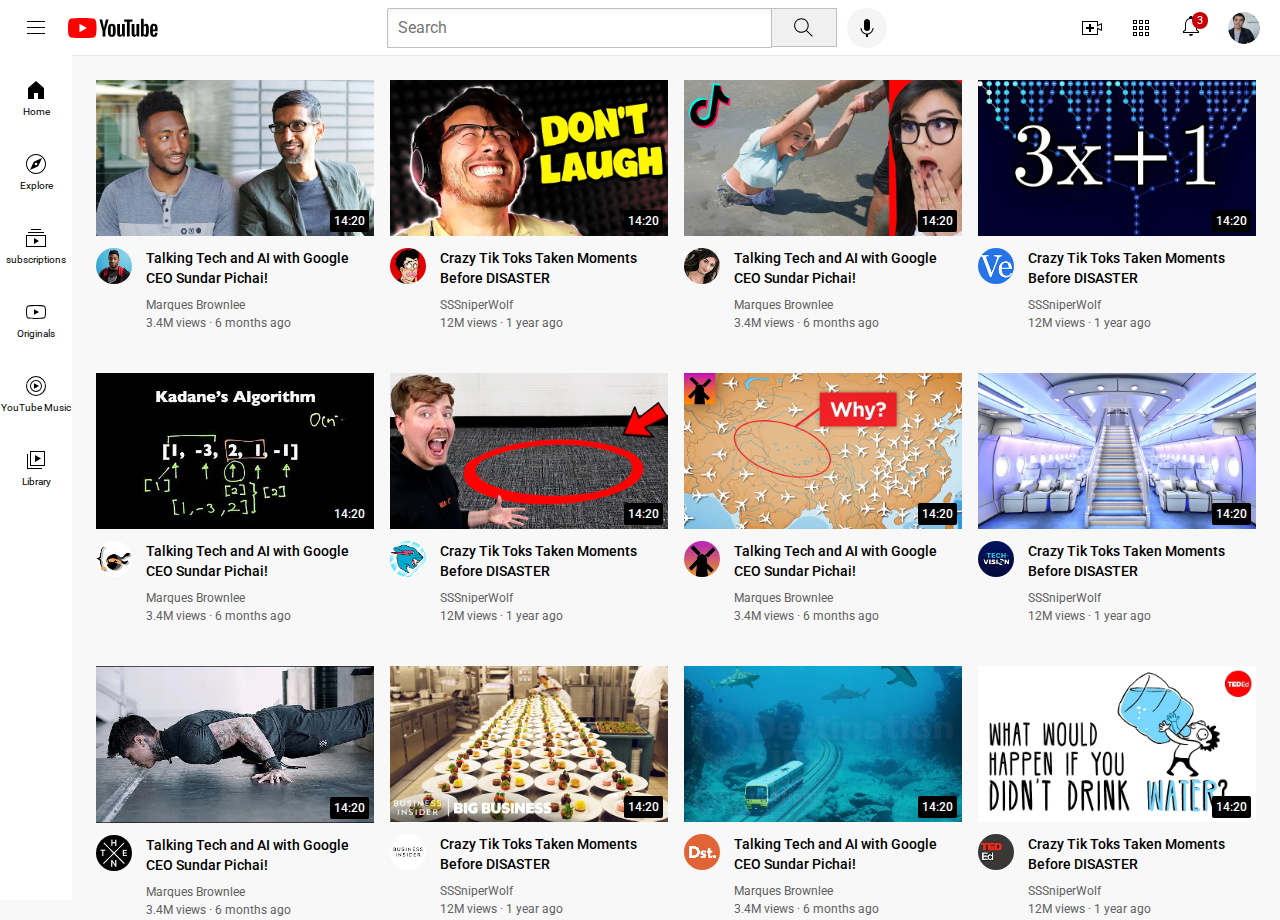
<file: index.html>
<!DOCTYPE html>
<html>
  <head>
    <link rel="preconnect" href="https://fonts.googleapis.com">
<link rel="preconnect" href="https://fonts.gstatic.com" crossorigin>
<link href="https://fonts.googleapis.com/css2?family=Roboto:wght@400;500;700&display=swap" rel="stylesheet">
    <title>Youtube.com</title>
<link rel="stylesheet" href="styles/general.css">
<link rel="stylesheet" href="styles/header.css">
<link rel="stylesheet" href="styles/video.css">
<link rel="stylesheet" href="styles/sidebar.css">

  </head>
  <body> 

    <header class="header">
      <div class="left-section">
        <img class="hamburger-menu" src="icons/hamburger-menu.svg">
        <img class="youtube-logo" src="icons/youtube-logo.svg">
      </div>
      <div class="middle-section">
        <input class="search"type="text" placeholder="Search">
        <button class="search-button">
          <img class="search-icon" src="icons/search.svg">
          <div class="tooltip">Search</div>
        </button>
        <!-- put position absolute inside psoition relative -->
        <button class="voice-search-button">
          <img class="voice-search-icon" src="icons/voice-search-icon.svg">
          <div class="tooltip">Search with your voice</div>
        </button>
      </div>
      <div class="right-section">
        <div class="upload-icon-container">
          <img class="upload-icon" src="icons/upload.svg">
          <div class="tooltip">Creat</div>
        </div>
        <div class="youtube-apps-icon-container">
          <img class="youtube-apps-icon" src="icons/youtube-apps.svg">
          <div class="tooltip">YouTube Apps</div>
        </div>
        <div class="notifications-icon-container">
          <img class="notifications-icon" src="icons/notifications.svg">
          <div class="notifications-count">3</div>
        </div>
        <img class="current-user-picture" src="profile/my-channel.jpeg">
      </div>
      
    </header>

    <nav class="sidebar">
      <div class="sidebar-link">
        <img src="icons/home.svg">
        <div>Home</div>
      </div>
      <div class="sidebar-link">
        <img src="icons/explore.svg">
        <div>Explore</div>
      </div>
      <div class="sidebar-link">
        <img src="icons/subscriptions.svg">
        <div>subscriptions</div>
      </div>
      <div class="sidebar-link">
        <img src="icons/originals.svg">
        <div>Originals</div>
      </div>
      <div class="sidebar-link">
        <img src="icons/youtube-music.svg">
        <div>YouTube Music</div>
      </div>
      <div class="sidebar-link">
        <img src="icons/library.svg">
        <div>Library</div>
      </div>
    </nav>

    <main>
      <section class="vedio-grid">
        <div class="vedio-preview">
          <div class="thumbnail-row">
            <img class="thumbnail" src="thumbnails/thumbnail-1.webp">
            <div class="vedio-time">14:20</div>
          </div>
          
          <div class="vedio-info-grid">
            <div class="channel-picture">
              <img class="profile-picture" src="profile/channel-1.jpeg">
            </div>
            <div class="vedio-info">
              <div>
                <p class="vedio-title">Talking Tech and AI with Google CEO Sundar Pichai!</p>
              </div>
              <div>
                <p class="auther-name">Marques Brownlee</p>
              </div>
              <div>
                <p class="vedio-stats">3.4M views &#183; 6 months ago</p>
              </div>
          
            </div>
          </div>
        </div>
    
    
        <div class="vedio-preview">
          <div class="thumbnail-row">
            <img class="thumbnail" src="thumbnails/thumbnail-2.webp">
            <div class="vedio-time">14:20</div>
          </div>
          
          <div class="vedio-info-grid">
            <div class="channel-picture">
              <img class="profile-picture" src="profile/channel-2.jpeg">
            </div>
            <div class="vedio-info">
              <div>
                <p class="vedio-title">Crazy Tik Toks Taken Moments Before DISASTER</p>
              </div>
              <div>
                <p class="auther-name">SSSniperWolf</p>
              </div>
              <div>
                <p class="vedio-stats">12M views &#183; 1 year ago</p>
              </div>
          
            </div>
          </div>
        </div>
    
    
        <div class="vedio-preview">
          <div class="thumbnail-row">
            <img class="thumbnail" src="thumbnails/thumbnail-3.webp">
            <div class="vedio-time">14:20</div>
          </div>
          
          <div class="vedio-info-grid">
            <div class="channel-picture">
              <img class="profile-picture" src="profile/channel-3.jpeg">
            </div>
            <div class="vedio-info">
              <div>
                <p class="vedio-title">Talking Tech and AI with Google CEO Sundar Pichai!</p>
              </div>
              <div>
                <p class="auther-name">Marques Brownlee</p>
              </div>
              <div>
                <p class="vedio-stats">3.4M views &#183; 6 months ago</p>
              </div>
          
            </div>
          </div>
        </div>
    
    
        <div class="vedio-preview">
          <div class="thumbnail-row">
            <img class="thumbnail" src="thumbnails/thumbnail-4.webp">
            <div class="vedio-time">14:20</div>
          </div>
          
          <div class="vedio-info-grid">
            <div class="channel-picture">
              <img class="profile-picture" src="profile/channel-4.jpeg">
            </div>
            <div class="vedio-info">
              <div>
                <p class="vedio-title">Crazy Tik Toks Taken Moments Before DISASTER</p>
              </div>
              <div>
                <p class="auther-name">SSSniperWolf</p>
              </div>
              <div>
                <p class="vedio-stats">12M views &#183; 1 year ago</p>
              </div>
          
            </div>
          </div>
        </div>
    
    
        <div class="vedio-preview">
          <div class="thumbnail-row">
            <img class="thumbnail" src="thumbnails/thumbnail-5.webp">
            <div class="vedio-time">14:20</div>
          </div>
          
          <div class="vedio-info-grid">
            <div class="channel-picture">
              <img class="profile-picture" src="profile/channel-5.jpeg">
            </div>
            <div class="vedio-info">
              <div>
                <p class="vedio-title">Talking Tech and AI with Google CEO Sundar Pichai!</p>
              </div>
              <div>
                <p class="auther-name">Marques Brownlee</p>
              </div>
              <div>
                <p class="vedio-stats">3.4M views &#183; 6 months ago</p>
              </div>
          
            </div>
          </div>
        </div>
    
    
        <div class="vedio-preview">
          <div class="thumbnail-row">
            <img class="thumbnail" src="thumbnails/thumbnail-6.webp">
            <div class="vedio-time">14:20</div>
          </div>
          
          <div class="vedio-info-grid">
            <div class="channel-picture">
              <img class="profile-picture" src="profile/channel-6.jpeg">
            </div>
            <div class="vedio-info">
              <div>
                <p class="vedio-title">Crazy Tik Toks Taken Moments Before DISASTER</p>
              </div>
              <div>
                <p class="auther-name">SSSniperWolf</p>
              </div>
              <div>
                <p class="vedio-stats">12M views &#183; 1 year ago</p>
              </div>
          
            </div>
          </div>
        </div>
    
    
        <div class="vedio-preview">
          <div class="thumbnail-row">
            <img class="thumbnail" src="thumbnails/thumbnail-7.webp">
            <div class="vedio-time">14:20</div>
          </div>
          
          <div class="vedio-info-grid">
            <div class="channel-picture">
              <img class="profile-picture" src="profile/channel-7.jpeg">
            </div>
            <div class="vedio-info">
              <div>
                <p class="vedio-title">Talking Tech and AI with Google CEO Sundar Pichai!</p>
              </div>
              <div>
                <p class="auther-name">Marques Brownlee</p>
              </div>
              <div>
                <p class="vedio-stats">3.4M views &#183; 6 months ago</p>
              </div>
          
            </div>
          </div>
        </div>
    
    
        <div class="vedio-preview">
          <div class="thumbnail-row">
            <img class="thumbnail" src="thumbnails/thumbnail-8.webp">
            <div class="vedio-time">14:20</div>
          </div>
          
          <div class="vedio-info-grid">
            <div class="channel-picture">
              <img class="profile-picture" src="profile/channel-8.jpeg">
            </div>
            <div class="vedio-info">
              <div>
                <p class="vedio-title">Crazy Tik Toks Taken Moments Before DISASTER</p>
              </div>
              <div>
                <p class="auther-name">SSSniperWolf</p>
              </div>
              <div>
                <p class="vedio-stats">12M views &#183; 1 year ago</p>
              </div>
          
            </div>
          </div>
        </div>
  
  
        <div class="vedio-preview">
          <div class="thumbnail-row">
            <img class="thumbnail" src="thumbnails/thumbnail-9.webp">
            <div class="vedio-time">14:20</div>
          </div>
          
          <div class="vedio-info-grid">
            <div class="channel-picture">
              <img class="profile-picture" src="profile/channel-9.jpeg">
            </div>
            <div class="vedio-info">
              <div>
                <p class="vedio-title">Talking Tech and AI with Google CEO Sundar Pichai!</p>
              </div>
              <div>
                <p class="auther-name">Marques Brownlee</p>
              </div>
              <div>
                <p class="vedio-stats">3.4M views &#183; 6 months ago</p>
              </div>
          
            </div>
          </div>
        </div>
    
    
        <div class="vedio-preview">
          <div class="thumbnail-row">
            <img class="thumbnail" src="thumbnails/thumbnail-10.webp">
            <div class="vedio-time">14:20</div>
          </div>
          
          <div class="vedio-info-grid">
            <div class="channel-picture">
              <img class="profile-picture" src="profile/channel-10.jpeg">
            </div>
            <div class="vedio-info">
              <div>
                <p class="vedio-title">Crazy Tik Toks Taken Moments Before DISASTER</p>
              </div>
              <div>
                <p class="auther-name">SSSniperWolf</p>
              </div>
              <div>
                <p class="vedio-stats">12M views &#183; 1 year ago</p>
              </div>
          
            </div>
          </div>
        </div>
  
  
        <div class="vedio-preview">
          <div class="thumbnail-row">
            <img class="thumbnail" src="thumbnails/thumbnail-11.webp">
            <div class="vedio-time">14:20</div>
          </div>
          
          <div class="vedio-info-grid">
            <div class="channel-picture">
              <img class="profile-picture" src="profile/channel-11.jpeg">
            </div>
            <div class="vedio-info">
              <div>
                <p class="vedio-title">Talking Tech and AI with Google CEO Sundar Pichai!</p>
              </div>
              <div>
                <p class="auther-name">Marques Brownlee</p>
              </div>
              <div>
                <p class="vedio-stats">3.4M views &#183; 6 months ago</p>
              </div>
          
            </div>
          </div>
        </div>
    
    
        <div class="vedio-preview">
          <div class="thumbnail-row">
            <img class="thumbnail" src="thumbnails/thumbnail-12.webp">
            <div class="vedio-time">14:20</div>
          </div>
          
          <div class="vedio-info-grid">
            <div class="channel-picture">
              <img class="profile-picture" src="profile/channel-12.jpeg">
            </div>
            <div class="vedio-info">
              <div>
                <p class="vedio-title">Crazy Tik Toks Taken Moments Before DISASTER</p>
              </div>
              <div>
                <p class="auther-name">SSSniperWolf</p>
              </div>
              <div>
                <p class="vedio-stats">12M views &#183; 1 year ago</p>
              </div>
          
            </div>
          </div>
        </div>
  
      </section>
    </main>
    </body>
</html>
</file>
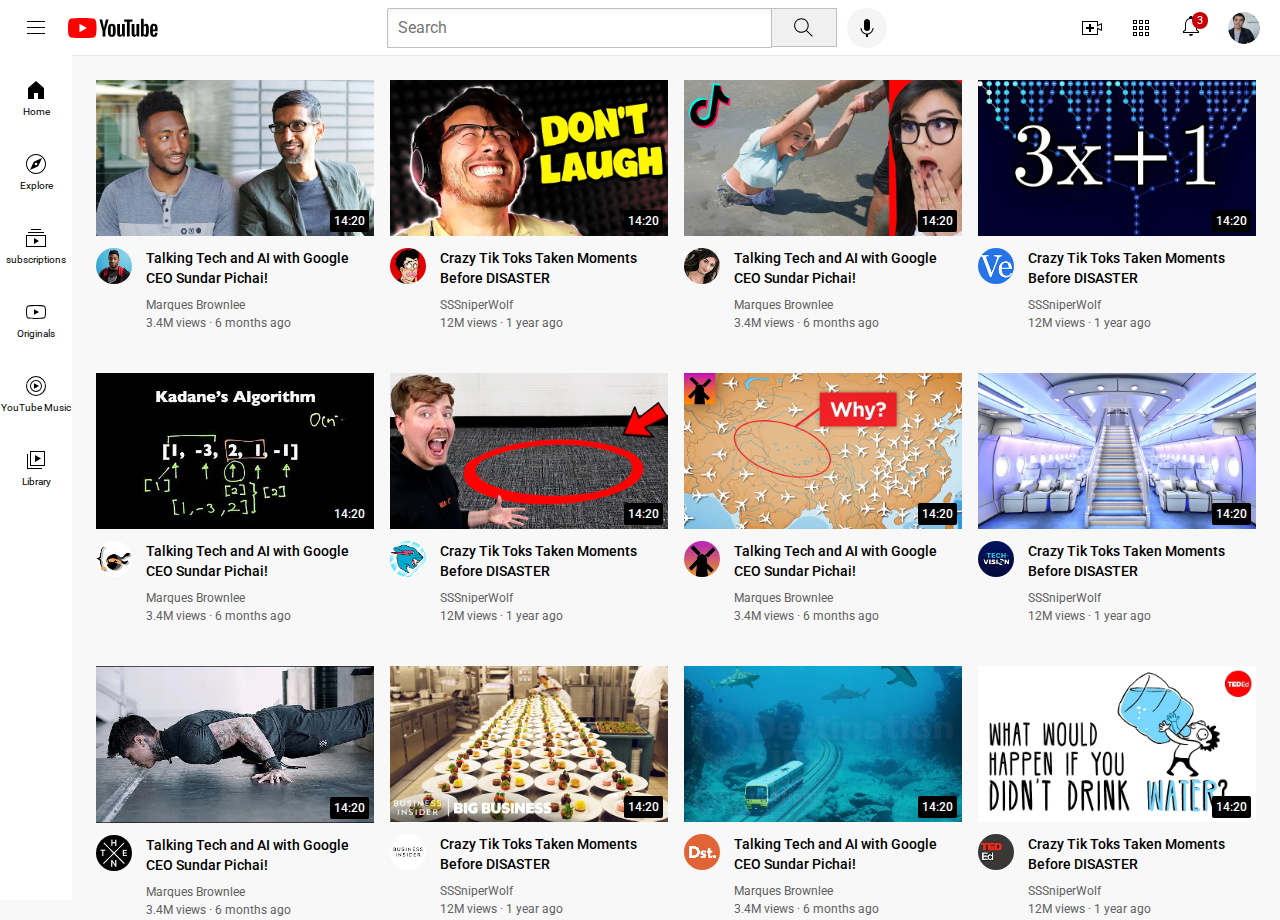
<file: youtube.html>
<!DOCTYPE html>
<html>
  <head>
    <link rel="preconnect" href="https://fonts.googleapis.com">
<link rel="preconnect" href="https://fonts.gstatic.com" crossorigin>
<link href="https://fonts.googleapis.com/css2?family=Roboto:wght@400;500;700&display=swap" rel="stylesheet">
    <title>Youtube.com</title>
<link rel="stylesheet" href="styles/general.css">
<link rel="stylesheet" href="styles/header.css">
<link rel="stylesheet" href="styles/video.css">
<link rel="stylesheet" href="styles/sidebar.css">

  </head>
  <body> 

    <header class="header">
      <div class="left-section">
        <img class="hamburger-menu" src="icons/hamburger-menu.svg">
        <img class="youtube-logo" src="icons/youtube-logo.svg">
      </div>
      <div class="middle-section">
        <input class="search"type="text" placeholder="Search">
        <button class="search-button">
          <img class="search-icon" src="icons/search.svg">
          <div class="tooltip">Search</div>
        </button>
        <!-- put position absolute inside psoition relative -->
        <button class="voice-search-button">
          <img class="voice-search-icon" src="icons/voice-search-icon.svg">
          <div class="tooltip">Search with your voice</div>
        </button>
      </div>
      <div class="right-section">
        <div class="upload-icon-container">
          <img class="upload-icon" src="icons/upload.svg">
          <div class="tooltip">Creat</div>
        </div>
        <div class="youtube-apps-icon-container">
          <img class="youtube-apps-icon" src="icons/youtube-apps.svg">
          <div class="tooltip">YouTube Apps</div>
        </div>
        <div class="notifications-icon-container">
          <img class="notifications-icon" src="icons/notifications.svg">
          <div class="notifications-count">3</div>
        </div>
        <img class="current-user-picture" src="profile/my-channel.jpeg">
      </div>
      
    </header>

    <nav class="sidebar">
      <div class="sidebar-link">
        <img src="icons/home.svg">
        <div>Home</div>
      </div>
      <div class="sidebar-link">
        <img src="icons/explore.svg">
        <div>Explore</div>
      </div>
      <div class="sidebar-link">
        <img src="icons/subscriptions.svg">
        <div>subscriptions</div>
      </div>
      <div class="sidebar-link">
        <img src="icons/originals.svg">
        <div>Originals</div>
      </div>
      <div class="sidebar-link">
        <img src="icons/youtube-music.svg">
        <div>YouTube Music</div>
      </div>
      <div class="sidebar-link">
        <img src="icons/library.svg">
        <div>Library</div>
      </div>
    </nav>

    <main>
      <section class="vedio-grid">
        <div class="vedio-preview">
          <div class="thumbnail-row">
            <img class="thumbnail" src="thumbnails/thumbnail-1.webp">
            <div class="vedio-time">14:20</div>
          </div>
          
          <div class="vedio-info-grid">
            <div class="channel-picture">
              <img class="profile-picture" src="profile/channel-1.jpeg">
            </div>
            <div class="vedio-info">
              <div>
                <p class="vedio-title">Talking Tech and AI with Google CEO Sundar Pichai!</p>
              </div>
              <div>
                <p class="auther-name">Marques Brownlee</p>
              </div>
              <div>
                <p class="vedio-stats">3.4M views &#183; 6 months ago</p>
              </div>
          
            </div>
          </div>
        </div>
    
    
        <div class="vedio-preview">
          <div class="thumbnail-row">
            <img class="thumbnail" src="thumbnails/thumbnail-2.webp">
            <div class="vedio-time">14:20</div>
          </div>
          
          <div class="vedio-info-grid">
            <div class="channel-picture">
              <img class="profile-picture" src="profile/channel-2.jpeg">
            </div>
            <div class="vedio-info">
              <div>
                <p class="vedio-title">Crazy Tik Toks Taken Moments Before DISASTER</p>
              </div>
              <div>
                <p class="auther-name">SSSniperWolf</p>
              </div>
              <div>
                <p class="vedio-stats">12M views &#183; 1 year ago</p>
              </div>
          
            </div>
          </div>
        </div>
    
    
        <div class="vedio-preview">
          <div class="thumbnail-row">
            <img class="thumbnail" src="thumbnails/thumbnail-3.webp">
            <div class="vedio-time">14:20</div>
          </div>
          
          <div class="vedio-info-grid">
            <div class="channel-picture">
              <img class="profile-picture" src="profile/channel-3.jpeg">
            </div>
            <div class="vedio-info">
              <div>
                <p class="vedio-title">Talking Tech and AI with Google CEO Sundar Pichai!</p>
              </div>
              <div>
                <p class="auther-name">Marques Brownlee</p>
              </div>
              <div>
                <p class="vedio-stats">3.4M views &#183; 6 months ago</p>
              </div>
          
            </div>
          </div>
        </div>
    
    
        <div class="vedio-preview">
          <div class="thumbnail-row">
            <img class="thumbnail" src="thumbnails/thumbnail-4.webp">
            <div class="vedio-time">14:20</div>
          </div>
          
          <div class="vedio-info-grid">
            <div class="channel-picture">
              <img class="profile-picture" src="profile/channel-4.jpeg">
            </div>
            <div class="vedio-info">
              <div>
                <p class="vedio-title">Crazy Tik Toks Taken Moments Before DISASTER</p>
              </div>
              <div>
                <p class="auther-name">SSSniperWolf</p>
              </div>
              <div>
                <p class="vedio-stats">12M views &#183; 1 year ago</p>
              </div>
          
            </div>
          </div>
        </div>
    
    
        <div class="vedio-preview">
          <div class="thumbnail-row">
            <img class="thumbnail" src="thumbnails/thumbnail-5.webp">
            <div class="vedio-time">14:20</div>
          </div>
          
          <div class="vedio-info-grid">
            <div class="channel-picture">
              <img class="profile-picture" src="profile/channel-5.jpeg">
            </div>
            <div class="vedio-info">
              <div>
                <p class="vedio-title">Talking Tech and AI with Google CEO Sundar Pichai!</p>
              </div>
              <div>
                <p class="auther-name">Marques Brownlee</p>
              </div>
              <div>
                <p class="vedio-stats">3.4M views &#183; 6 months ago</p>
              </div>
          
            </div>
          </div>
        </div>
    
    
        <div class="vedio-preview">
          <div class="thumbnail-row">
            <img class="thumbnail" src="thumbnails/thumbnail-6.webp">
            <div class="vedio-time">14:20</div>
          </div>
          
          <div class="vedio-info-grid">
            <div class="channel-picture">
              <img class="profile-picture" src="profile/channel-6.jpeg">
            </div>
            <div class="vedio-info">
              <div>
                <p class="vedio-title">Crazy Tik Toks Taken Moments Before DISASTER</p>
              </div>
              <div>
                <p class="auther-name">SSSniperWolf</p>
              </div>
              <div>
                <p class="vedio-stats">12M views &#183; 1 year ago</p>
              </div>
          
            </div>
          </div>
        </div>
    
    
        <div class="vedio-preview">
          <div class="thumbnail-row">
            <img class="thumbnail" src="thumbnails/thumbnail-7.webp">
            <div class="vedio-time">14:20</div>
          </div>
          
          <div class="vedio-info-grid">
            <div class="channel-picture">
              <img class="profile-picture" src="profile/channel-7.jpeg">
            </div>
            <div class="vedio-info">
              <div>
                <p class="vedio-title">Talking Tech and AI with Google CEO Sundar Pichai!</p>
              </div>
              <div>
                <p class="auther-name">Marques Brownlee</p>
              </div>
              <div>
                <p class="vedio-stats">3.4M views &#183; 6 months ago</p>
              </div>
          
            </div>
          </div>
        </div>
    
    
        <div class="vedio-preview">
          <div class="thumbnail-row">
            <img class="thumbnail" src="thumbnails/thumbnail-8.webp">
            <div class="vedio-time">14:20</div>
          </div>
          
          <div class="vedio-info-grid">
            <div class="channel-picture">
              <img class="profile-picture" src="profile/channel-8.jpeg">
            </div>
            <div class="vedio-info">
              <div>
                <p class="vedio-title">Crazy Tik Toks Taken Moments Before DISASTER</p>
              </div>
              <div>
                <p class="auther-name">SSSniperWolf</p>
              </div>
              <div>
                <p class="vedio-stats">12M views &#183; 1 year ago</p>
              </div>
          
            </div>
          </div>
        </div>
  
  
        <div class="vedio-preview">
          <div class="thumbnail-row">
            <img class="thumbnail" src="thumbnails/thumbnail-9.webp">
            <div class="vedio-time">14:20</div>
          </div>
          
          <div class="vedio-info-grid">
            <div class="channel-picture">
              <img class="profile-picture" src="profile/channel-9.jpeg">
            </div>
            <div class="vedio-info">
              <div>
                <p class="vedio-title">Talking Tech and AI with Google CEO Sundar Pichai!</p>
              </div>
              <div>
                <p class="auther-name">Marques Brownlee</p>
              </div>
              <div>
                <p class="vedio-stats">3.4M views &#183; 6 months ago</p>
              </div>
          
            </div>
          </div>
        </div>
    
    
        <div class="vedio-preview">
          <div class="thumbnail-row">
            <img class="thumbnail" src="thumbnails/thumbnail-10.webp">
            <div class="vedio-time">14:20</div>
          </div>
          
          <div class="vedio-info-grid">
            <div class="channel-picture">
              <img class="profile-picture" src="profile/channel-10.jpeg">
            </div>
            <div class="vedio-info">
              <div>
                <p class="vedio-title">Crazy Tik Toks Taken Moments Before DISASTER</p>
              </div>
              <div>
                <p class="auther-name">SSSniperWolf</p>
              </div>
              <div>
                <p class="vedio-stats">12M views &#183; 1 year ago</p>
              </div>
          
            </div>
          </div>
        </div>
  
  
        <div class="vedio-preview">
          <div class="thumbnail-row">
            <img class="thumbnail" src="thumbnails/thumbnail-11.webp">
            <div class="vedio-time">14:20</div>
          </div>
          
          <div class="vedio-info-grid">
            <div class="channel-picture">
              <img class="profile-picture" src="profile/channel-11.jpeg">
            </div>
            <div class="vedio-info">
              <div>
                <p class="vedio-title">Talking Tech and AI with Google CEO Sundar Pichai!</p>
              </div>
              <div>
                <p class="auther-name">Marques Brownlee</p>
              </div>
              <div>
                <p class="vedio-stats">3.4M views &#183; 6 months ago</p>
              </div>
          
            </div>
          </div>
        </div>
    
    
        <div class="vedio-preview">
          <div class="thumbnail-row">
            <img class="thumbnail" src="thumbnails/thumbnail-12.webp">
            <div class="vedio-time">14:20</div>
          </div>
          
          <div class="vedio-info-grid">
            <div class="channel-picture">
              <img class="profile-picture" src="profile/channel-12.jpeg">
            </div>
            <div class="vedio-info">
              <div>
                <p class="vedio-title">Crazy Tik Toks Taken Moments Before DISASTER</p>
              </div>
              <div>
                <p class="auther-name">SSSniperWolf</p>
              </div>
              <div>
                <p class="vedio-stats">12M views &#183; 1 year ago</p>
              </div>
          
            </div>
          </div>
        </div>
  
      </section>
    </main>
    </body>
</html>
</file>
<file: styles/general.css>
p {
  font-family:Roboto,Arial;
  margin-top:0px;
  margin-bottom:0px;
}

body{
  /*This style below willl be inherited*/ 
  margin: 0;
  padding-top:80px;
  padding-left:96px;
  padding-right:24px;
  background-color:rgb(248, 248, 248);
}
</file>
<file: styles/header.css>
.header{
  height:55px;
  display:flex;
  flex-direction: row;
  justify-content:space-between;

  position: fixed;
  top: 0;
  left: 0;
  right: 0;
  
  background-color:white;
  border-bottom-width:1px;
  border-bottom-style:solid;
  border-bottom-color:rgb(230, 230, 230);
  z-index:100;
}

.left-section{
  display:flex;
  align-items:center;

}
.hamburger-menu{
  height:24px;
  margin-left:24px;
  cursor:pointer;
}

.youtube-logo{
  height:20px;
  margin-left:20px;
  cursor:pointer;
}

.middle-section{
  flex:1;
  margin-left:70px;
  margin-right:35px;
  max-width:500px;
  display:flex;
  align-items:center;
}
.search{
  border-radius:2px 0px 0px;
  border-width:1px;
  height:36px;
  padding-left:10px;
  font-size:16px;
  border-style: solid;
  flex:1;
  border-color:rgb(192, 192, 192);
  box-shadow: inset 1px 2px 5px rgba(0 ,0 ,0 , 0.05);
  width:0px;
  z-index:2;
}

.search::placeholder{
  font-family:Roboto,Arial;
  font-size:16px;
}
.search-button{
  height:39px;
  width:66px;
  background-color: rgb(240, 240, 240);
  border-width:1px;
  border-style:solid;
  border-color:rgb(192, 192, 192);
  margin-right:10px;
  margin-left: -1px;
  cursor:pointer;
  z-index:1
}
.search-button,
.voice-search-button,
.upload-icon-container,
.youtube-apps-icon-container {
  position:relative;
  display:flex;
  justify-content: center;
  align-items: center;
}
.search-button .tooltip,
.voice-search-button .tooltip,
.upload-icon-container .tooltip,
.youtube-apps-icon-container .tooltip{
  font-family:Roboto,arial;
  position:absolute;
  background: grey;
  color:white;
  bottom:-35px;
  padding-left: 8px;
  padding-right:8px;
  padding-top:4px;
  padding-bottom:4px;
  border-radius:2px;
  font-size:12px;
  opacity:0;
  pointer-events:none;
  transition:opacity 0.15s;
  white-space:nowrap;
}
.search-button:hover .tooltip,
.voice-search-button:hover .tooltip,
.upload-icon-container:hover .tooltip,
.youtube-apps-icon-container:hover .tooltip {
  opacity:1;
}
.voice-search-button{
  height:40px;
  width:40px;
  border-radius: 20px;
  display:flex;
  border:none;
  background-color: rgb(245, 245, 245);
  align-items:center;
}
.search-icon{
  height: 25px;
}



.voice-search-icon{
  height: 24px;
  cursor:pointer;
}

.right-section{
  margin-right:20px;
  width:180px;
  display:flex;
  align-items:center;
  justify-content: space-between;
  flex-shrink:0;
}
.upload-icon{
  height:24px;
  cursor:pointer;
}
.upload-icon-container{
  position:relative;
  display:flex;
  align-items: center;
  justify-content: center;
}
.youtube-apps-icon{
  height:24px;
  cursor:pointer;
}
.notifications-icon{
  height:24px;
  cursor:pointer;
}
.notifications-icon-container{
  position:relative;
}
.notifications-count{
  position:absolute;
  font-family: Roboto,arial;
  font-size:11px;
  padding-left:5px;
  padding-right:5px;
  padding-top:2px;
  padding-bottom: 2px;
  right:-5px;
  top:-2px;
  background-color: rgb(199, 0, 0);
  color:white;
  border-radius:10px;
}
.current-user-picture{
  height:32px;
  border-radius:16px;
  cursor:pointer;
}
</file>
<file: styles/video.css>
.thumbnail{
  width:100%;
  
}
.thumbnail-row{
  margin-bottom:8px;
  position:relative;
  cursor:pointer;
}
.vedio-title{
  margin-bottom:10px;
  font-weight:500;
  font-size:14px;
  line-height:20px;
}


.auther-name, .vedio-stats {
  color:rgb(96,96,96);
  font-size:12px;
  margin-bottom:3px;

}
.auther-name{
  margin-bottom:4px;
}


.vedio-info-grid{
  display:grid;
  grid-template-columns: 50px 1fr;
}

.vedio-info{
  vertical-align: top;
}
.profile-picture{
  width:36px;
  border-radius:50px;
  cursor:pointer;

}
.vedio-grid{
  display: grid;
  grid-template-columns:1fr 1fr 1fr 1fr;
  column-gap: 16px;
  row-gap:40px;
}

@media (max-width:840px){
  .vedio-grid{
    grid-template-columns:1fr 1fr;
  }
}
@media (min-width:840px) and (max-width:1100px){
  .vedio-grid{
    grid-template-columns: 1fr 1fr 1fr;
  }
}
@media (min-width:1101px){
  .vedio-grid{
    grid-template-columns: 1fr 1fr 1fr 1fr;
  }
  
}

.vedio-time{
  font-family:Roboto,arial;
  background-color:black;
  color:white;
  position:absolute;
  bottom:8px;
  right:5px;
  font-size:12px;
  font-weight:500;
  padding:4px;
  border-radius:2px;

}
</file>
<file: styles/sidebar.css>
.sidebar{
  background-color:white;
  position:fixed;
  top:55px;
  left:0;
  bottom:0;
  width:72px;
  z-index:200;
  padding-top:5px;
}

.sidebar-link{
  height: 74px;
  display:flex;
  justify-content:center;
  align-items:center;
  flex-direction:column;
}

.sidebar-link:hover{
  background-color:rgb(235, 235, 235);
  cursor:pointer;
}

.sidebar-link img{
  height:24px;
  margin-bottom:4px;
}

.sidebar-link div{
  font-family:Roboto,arial;
  font-size:10px;
}
</file>
